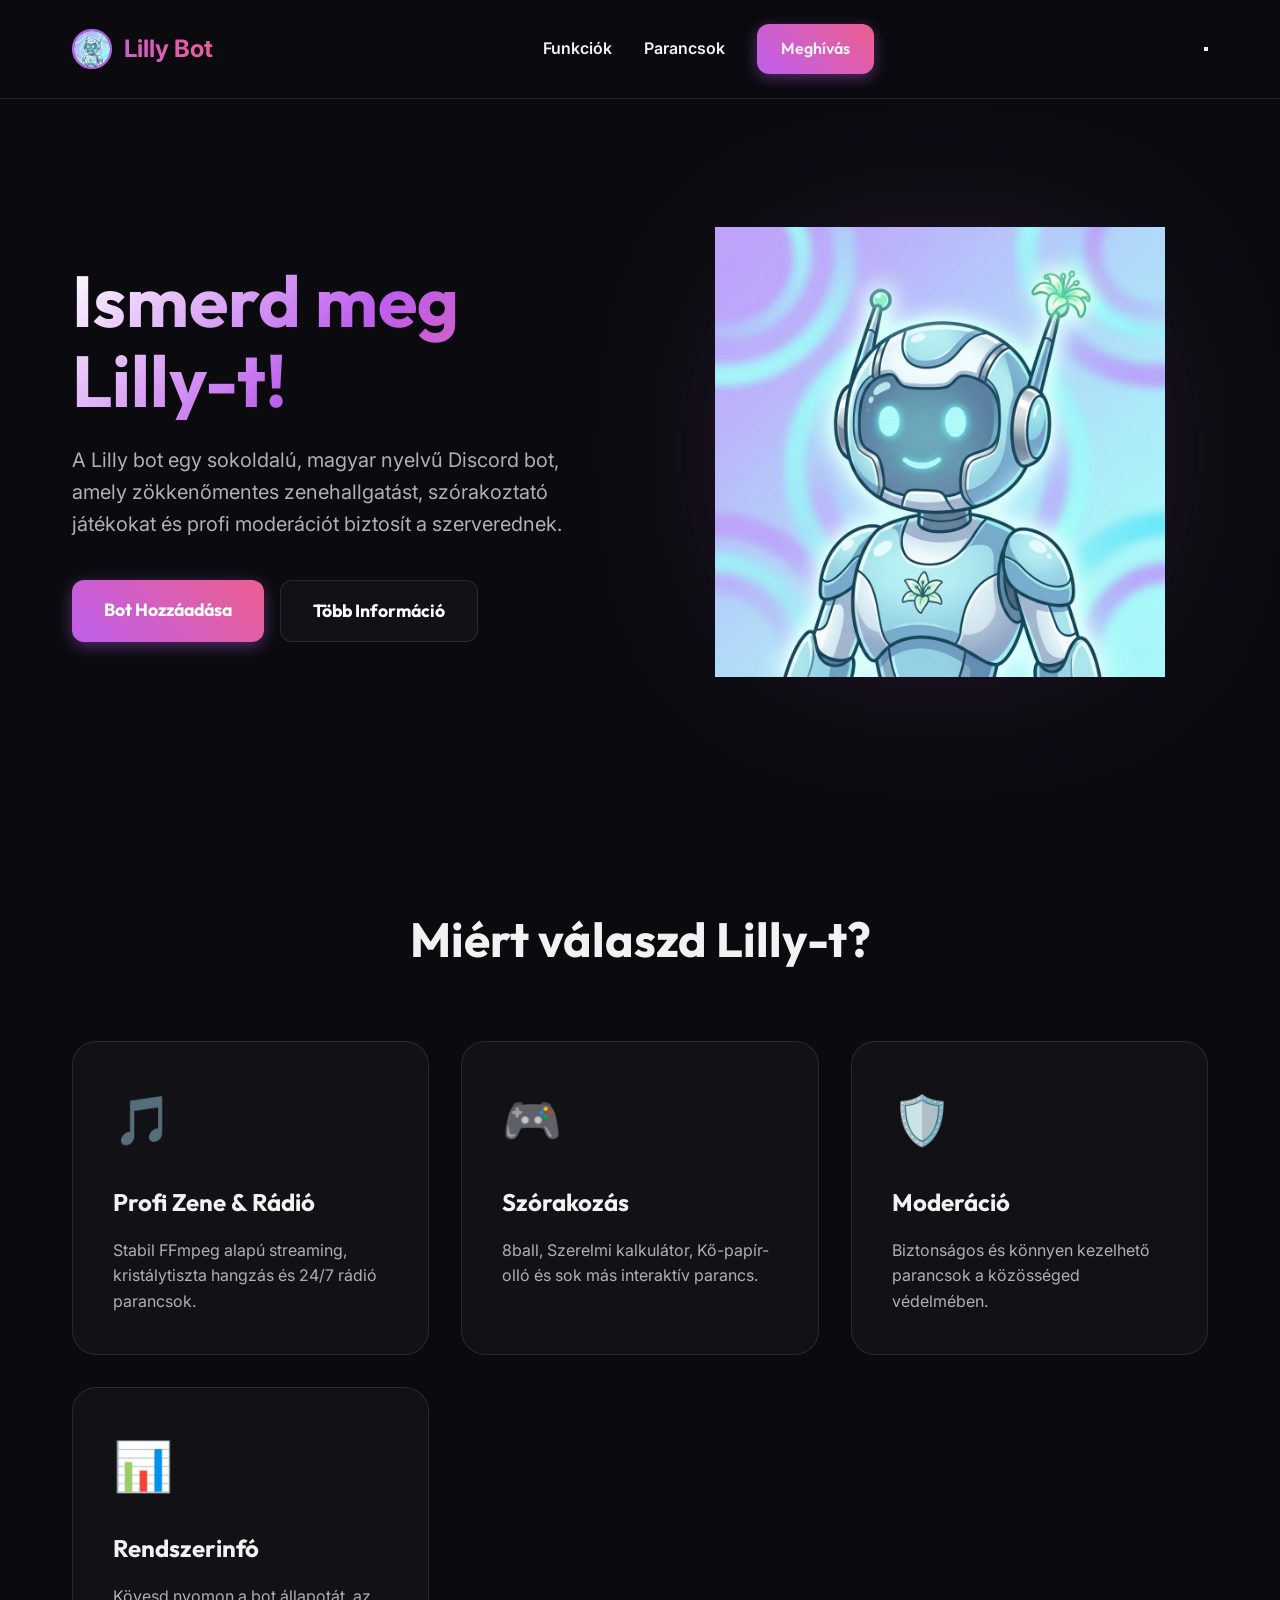
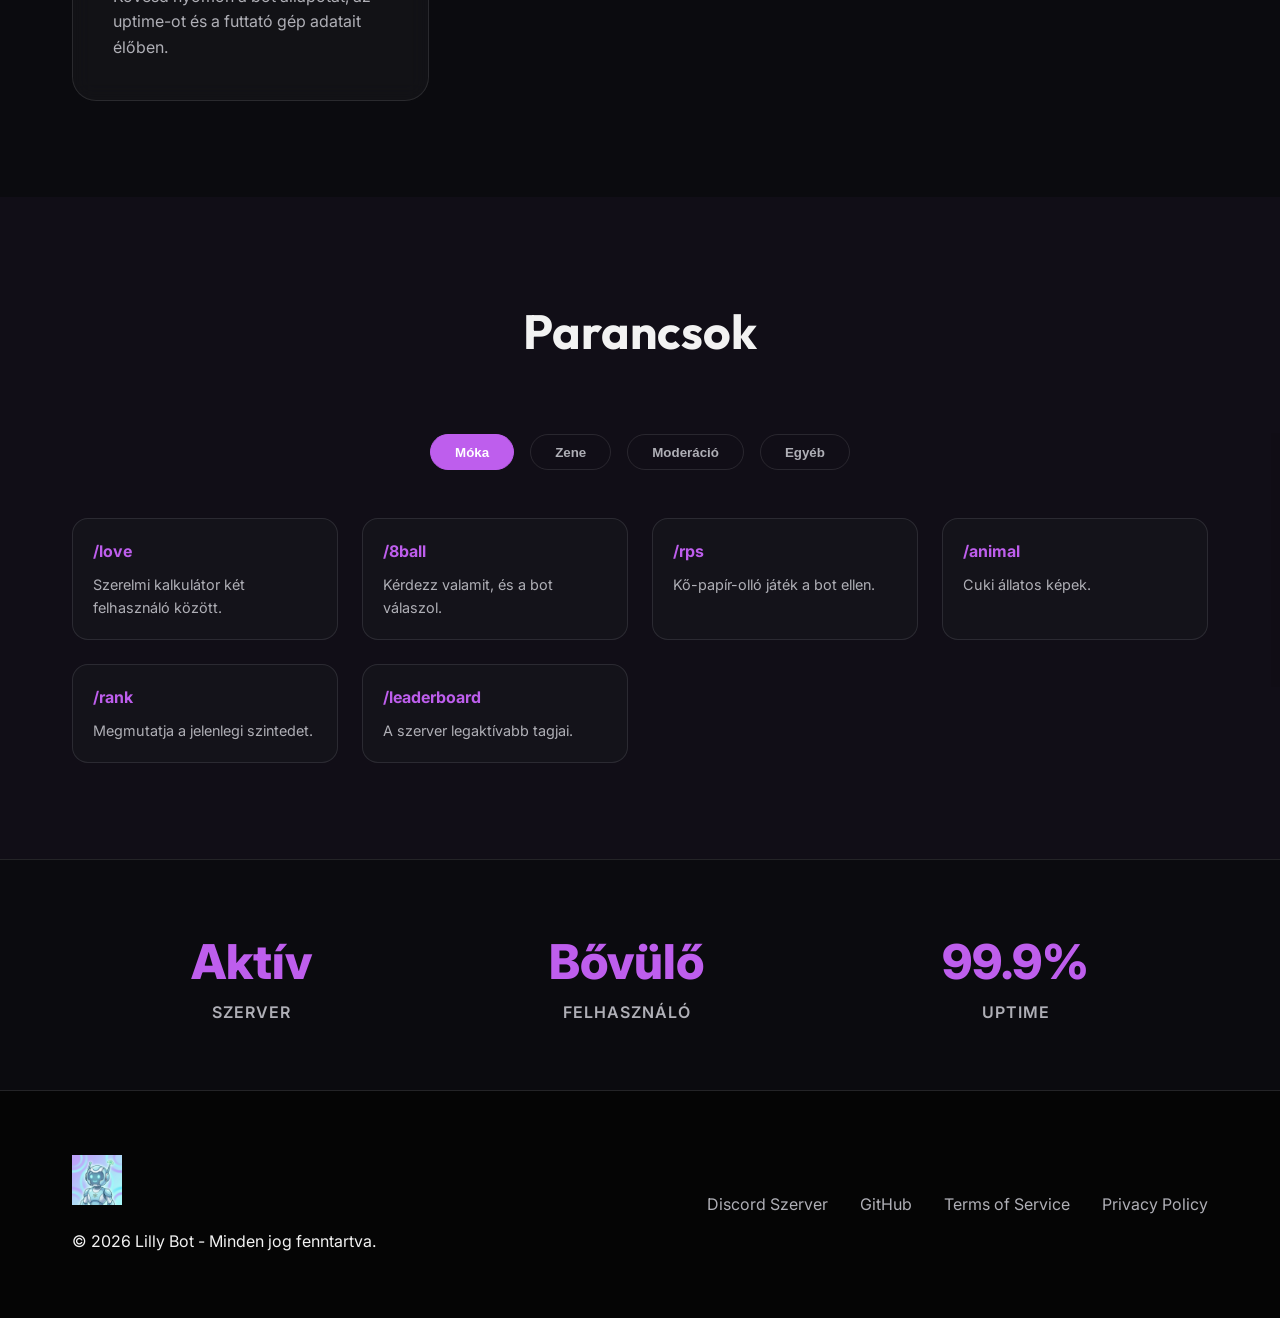
<file: index.html>
<!DOCTYPE html>
<html lang="hu">

<head>
    <meta charset="UTF-8">
    <meta name="viewport" content="width=device-width, initial-scale=1.0">
    <meta name="description" content="Lilly Discord Bot - A legmenőbb magyar bot zenéhez, mókához és moderációhoz.">
    <title>Lilly Discord Bot | AI slop bot</title>
    <link rel="preconnect" href="https://fonts.googleapis.com">
    <link rel="preconnect" href="https://fonts.gstatic.com" crossorigin>
    <link href="https://fonts.googleapis.com/css2?family=Inter:wght@400;600;800&family=Outfit:wght@500;700&display=swap"
        rel="stylesheet">
    <link rel="stylesheet" href="style.css">
    <link rel="icon" href="lilly_bot_avatar.png?v=2" type="image/png">
</head>

<body>
    <header id="main-header">
        <nav class="container">
            <div class="logo">
                <img src="lilly_bot_avatar.png?v=2" alt="Lilly Logo" class="nav-logo">
                <span>Lilly Bot</span>
            </div>
            <ul class="nav-links">
                <li><a href="#features">Funkciók</a></li>
                <li><a href="#commands">Parancsok</a></li>
                <li><a href="https://discord.com/oauth2/authorize?client_id=1422985902590005309&permissions=8&integration_type=0&scope=bot+applications.commands"
                        class="btn btn-primary">Meghívás</a></li>
            </ul>
            <button class="mobile-menu-toggle" id="menu-toggle" aria-label="Menu">
                <span></span>
                <span></span>
                <span></span>
            </button>
        </nav>
    </header>

    <main>
        <section id="hero">
            <div class="container hero-grid">
                <div class="hero-content">
                    <h1 class="gradient-text">Ismerd meg Lilly-t!</h1>
                    <p class="hero-description">A Lilly bot egy sokoldalú, magyar nyelvű Discord bot, amely
                        zökkenőmentes zenehallgatást, szórakoztató játékokat és profi moderációt biztosít a
                        szerverednek.</p>
                    <div class="hero-cta">
                        <a href="https://discord.com/oauth2/authorize?client_id=1422985902590005309&permissions=8&integration_type=0&scope=bot+applications.commands"
                            class="btn btn-large btn-primary" id="invite-btn-hero">Bot Hozzáadása</a>
                        <a href="#features" class="btn btn-large btn-secondary">Több Információ</a>
                    </div>
                </div>
                <div class="hero-image">
                    <div class="image-wrapper">
                        <img src="lilly_bot_avatar.png?v=2" alt="Lilly Bot Mascot" class="floating-img">
                        <div class="glow-effect"></div>
                    </div>
                </div>
            </div>
        </section>

        <section id="features">
            <div class="container">
                <h2 class="section-title">Miért válaszd Lilly-t?</h2>
                <div class="features-grid">
                    <div class="feature-card glass">
                        <div class="feature-icon">🎵</div>
                        <h3>Profi Zene & Rádió</h3>
                        <p>Stabil FFmpeg alapú streaming, kristálytiszta hangzás és 24/7 rádió parancsok.</p>
                    </div>
                    <div class="feature-card glass">
                        <div class="feature-icon">🎮</div>
                        <h3>Szórakozás</h3>
                        <p>8ball, Szerelmi kalkulátor, Kő-papír-olló és sok más interaktív parancs.</p>
                    </div>
                    <div class="feature-card glass">
                        <div class="feature-icon">🛡️</div>
                        <h3>Moderáció</h3>
                        <p>Biztonságos és könnyen kezelhető parancsok a közösséged védelmében.</p>
                    </div>
                    <div class="feature-card glass">
                        <div class="feature-icon">📊</div>
                        <h3>Rendszerinfó</h3>
                        <p>Kövesd nyomon a bot állapotát, az uptime-ot és a futtató gép adatait élőben.</p>
                    </div>
                </div>
            </div>
        </section>

        <section id="commands" class="glass-section">
            <div class="container">
                <h2 class="section-title">Parancsok</h2>
                <div class="commands-categories">
                    <button class="category-btn active" data-category="fun">Móka</button>
                    <button class="category-btn" data-category="music">Zene</button>
                    <button class="category-btn" data-category="mod">Moderáció</button>
                    <button class="category-btn" data-category="other">Egyéb</button>
                </div>
                <div class="commands-list" id="commands-display">
                    <!-- Parancsok JS-szel töltődnek be -->
                </div>
            </div>
        </section>

        <section id="stats">
            <div class="container stats-flex">
                <div class="stat-item">
                    <span class="stat-value" id="server-count">Aktív</span>
                    <span class="stat-label">Szerver</span>
                </div>
                <div class="stat-item">
                    <span class="stat-value" id="user-count">Bővülő</span>
                    <span class="stat-label">Felhasználó</span>
                </div>
                <div class="stat-item">
                    <span class="stat-value" id="uptime-value">99.9%</span>
                    <span class="stat-label">Uptime</span>
                </div>
            </div>
        </section>
    </main>

    <footer id="main-footer">
        <div class="container footer-content">
            <div class="footer-brand">
                <img src="lilly_bot_avatar.png?v=2" alt="Lilly Logo" class="footer-logo">
                <p>&copy; 2026 Lilly Bot - Minden jog fenntartva.</p>
            </div>
            <div class="footer-links">
                <a href="https://discord.gg/pgqejxuPV5">Discord Szerver</a>
                <a href="https://github.com/Blackhu4/lilly-bot-v3">GitHub</a>
                <a href="tos.html">Terms of Service</a>
                <a href="privacy.html">Privacy Policy</a>
            </div>
        </div>
    </footer>

    <script src="script.js"></script>
</body>

</html>
</file>
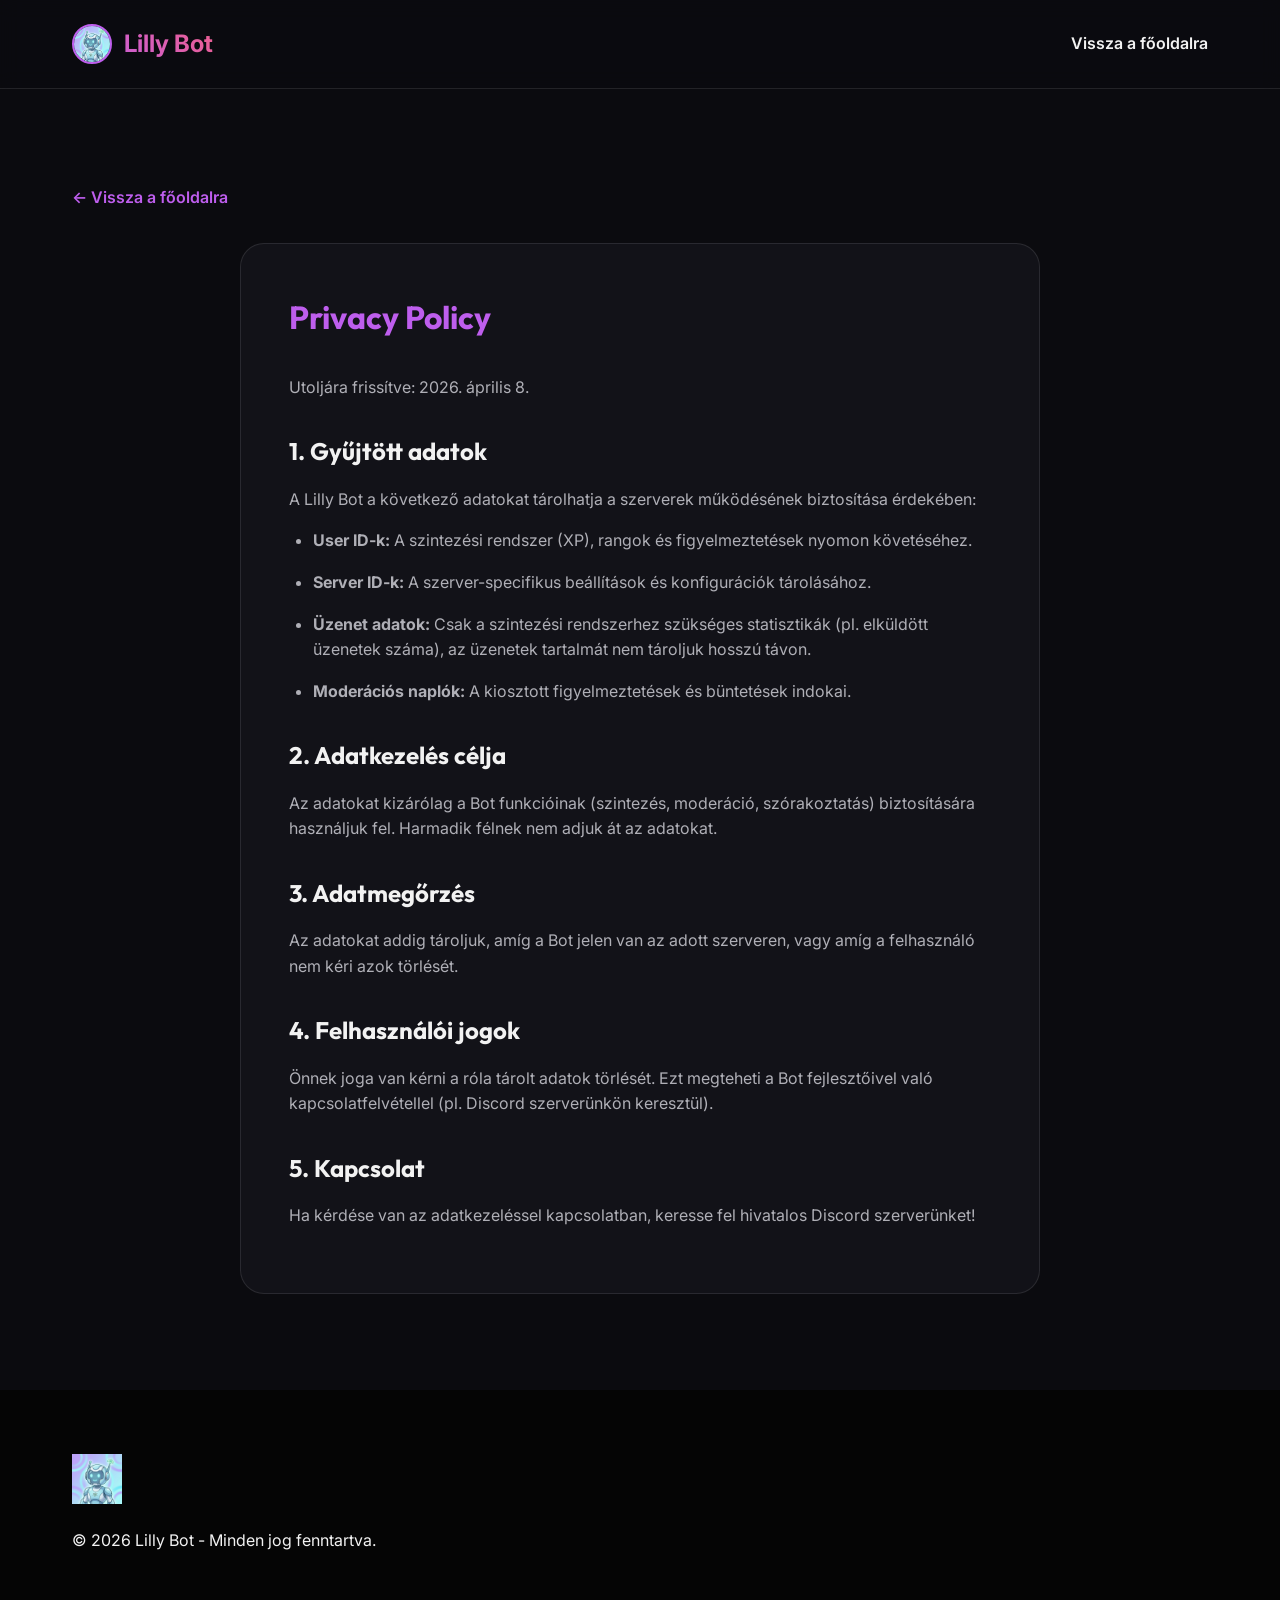
<file: privacy.html>
<!DOCTYPE html>
<html lang="hu">
<head>
    <meta charset="UTF-8">
    <meta name="viewport" content="width=device-width, initial-scale=1.0">
    <title>Privacy Policy - Lilly Bot</title>
    <link rel="preconnect" href="https://fonts.googleapis.com">
    <link rel="preconnect" href="https://fonts.gstatic.com" crossorigin>
    <link href="https://fonts.googleapis.com/css2?family=Inter:wght@400;600;800&family=Outfit:wght@500;700&display=swap" rel="stylesheet">
    <link rel="stylesheet" href="style.css">
</head>
<body class="legal-page">
    <header id="main-header">
        <nav class="container">
            <div class="logo">
                <img src="lilly_bot_avatar.png?v=2" alt="Lilly Logo" class="nav-logo">
                <span>Lilly Bot</span>
            </div>
            <ul class="nav-links">
                <li><a href="index.html">Vissza a főoldalra</a></li>
            </ul>
        </nav>
    </header>

    <main class="doc-section">
        <div class="container">
            <a href="index.html" class="back-link">&larr; Vissza a főoldalra</a>
            <div class="doc-content">
                <h1>Privacy Policy</h1>
                <p>Utoljára frissítve: 2026. április 8.</p>

                <h2>1. Gyűjtött adatok</h2>
                <p>A Lilly Bot a következő adatokat tárolhatja a szerverek működésének biztosítása érdekében:</p>
                <ul>
                    <li><strong>User ID-k:</strong> A szintezési rendszer (XP), rangok és figyelmeztetések nyomon követéséhez.</li>
                    <li><strong>Server ID-k:</strong> A szerver-specifikus beállítások és konfigurációk tárolásához.</li>
                    <li><strong>Üzenet adatok:</strong> Csak a szintezési rendszerhez szükséges statisztikák (pl. elküldött üzenetek száma), az üzenetek tartalmát nem tároljuk hosszú távon.</li>
                    <li><strong>Moderációs naplók:</strong> A kiosztott figyelmeztetések és büntetések indokai.</li>
                </ul>

                <h2>2. Adatkezelés célja</h2>
                <p>Az adatokat kizárólag a Bot funkcióinak (szintezés, moderáció, szórakoztatás) biztosítására használjuk fel. Harmadik félnek nem adjuk át az adatokat.</p>

                <h2>3. Adatmegőrzés</h2>
                <p>Az adatokat addig tároljuk, amíg a Bot jelen van az adott szerveren, vagy amíg a felhasználó nem kéri azok törlését.</p>

                <h2>4. Felhasználói jogok</h2>
                <p>Önnek joga van kérni a róla tárolt adatok törlését. Ezt megteheti a Bot fejlesztőivel való kapcsolatfelvétellel (pl. Discord szerverünkön keresztül).</p>

                <h2>5. Kapcsolat</h2>
                <p>Ha kérdése van az adatkezeléssel kapcsolatban, keresse fel hivatalos Discord szerverünket!</p>
            </div>
        </div>
    </main>

    <footer id="main-footer">
        <div class="container footer-content">
            <div class="footer-brand">
                <img src="lilly_bot_avatar.png?v=2" alt="Lilly Logo" class="footer-logo">
                <p>&copy; 2026 Lilly Bot - Minden jog fenntartva.</p>
            </div>
        </div>
    </footer>
</body>
</html>
</file>
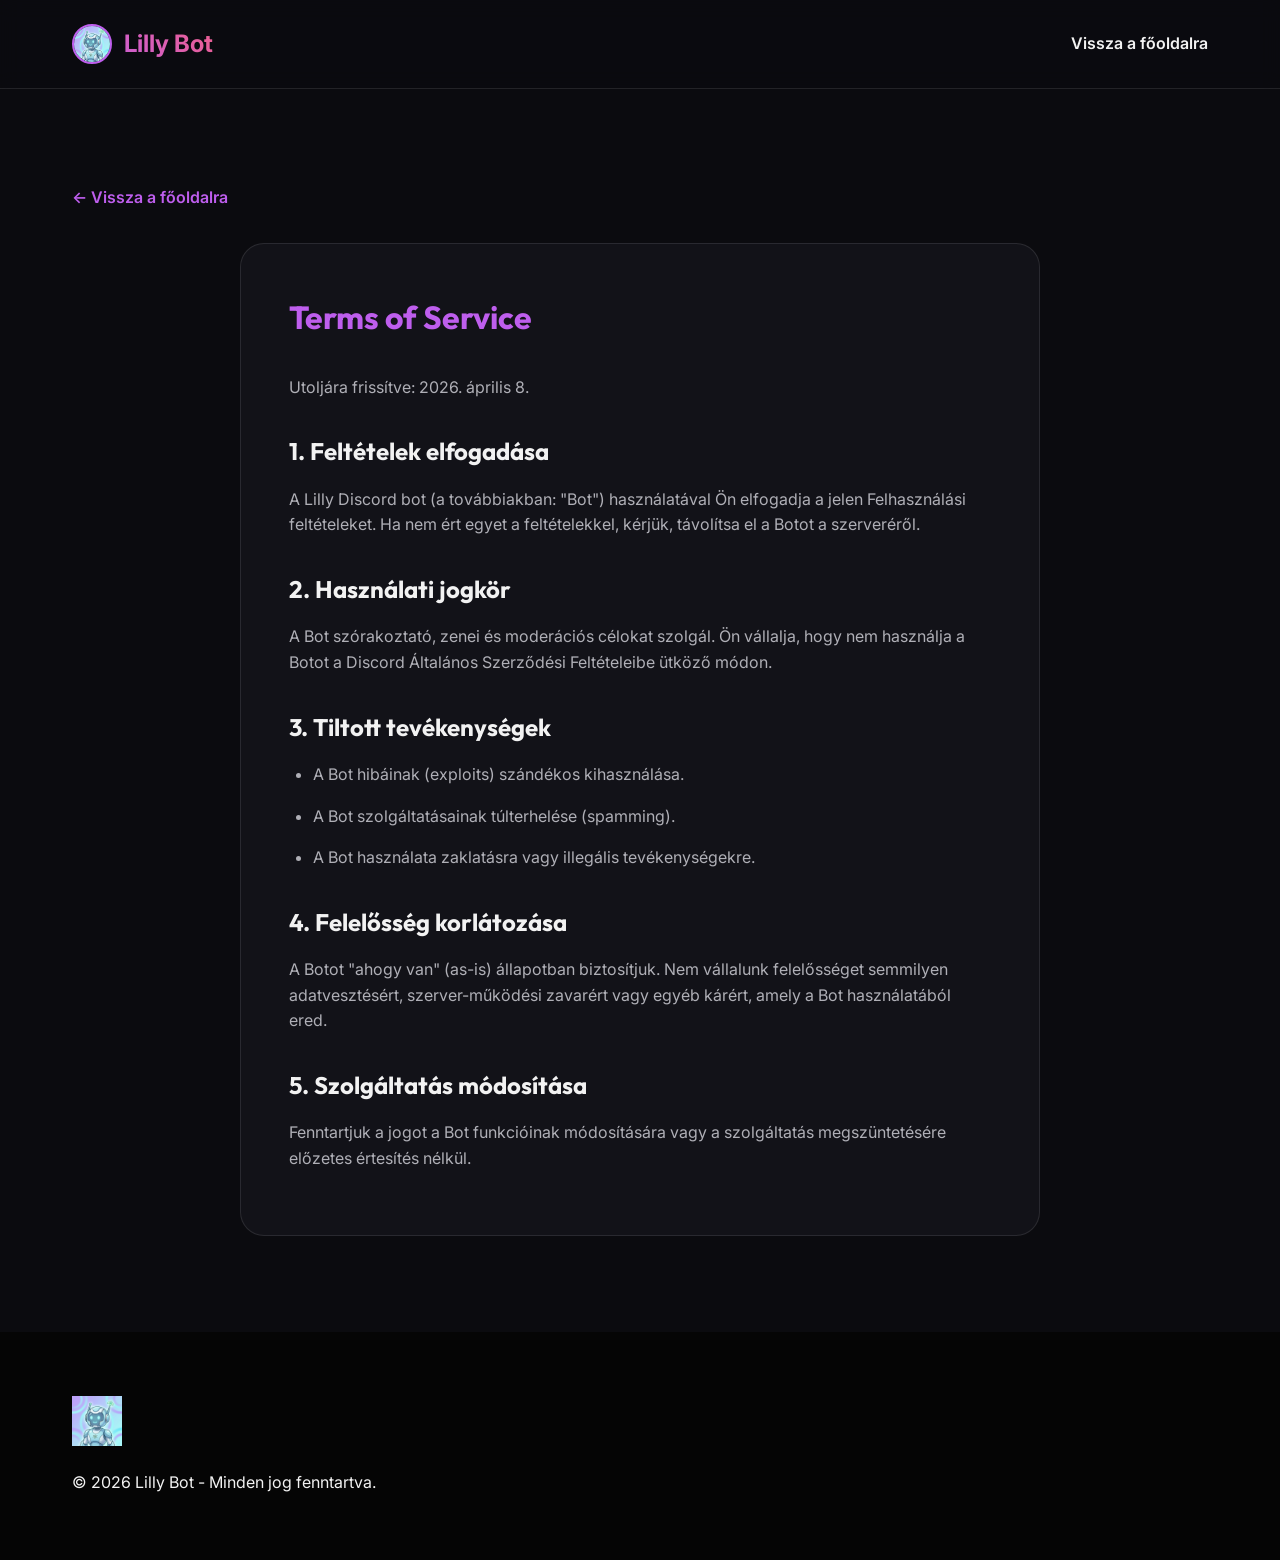
<file: tos.html>
<!DOCTYPE html>
<html lang="hu">
<head>
    <meta charset="UTF-8">
    <meta name="viewport" content="width=device-width, initial-scale=1.0">
    <title>Terms of Service - Lilly Bot</title>
    <link rel="preconnect" href="https://fonts.googleapis.com">
    <link rel="preconnect" href="https://fonts.gstatic.com" crossorigin>
    <link href="https://fonts.googleapis.com/css2?family=Inter:wght@400;600;800&family=Outfit:wght@500;700&display=swap" rel="stylesheet">
    <link rel="stylesheet" href="style.css">
</head>
<body class="legal-page">
    <header id="main-header">
        <nav class="container">
            <div class="logo">
                <img src="lilly_bot_avatar.png?v=2" alt="Lilly Logo" class="nav-logo">
                <span>Lilly Bot</span>
            </div>
            <ul class="nav-links">
                <li><a href="index.html">Vissza a főoldalra</a></li>
            </ul>
        </nav>
    </header>

    <main class="doc-section">
        <div class="container">
            <a href="index.html" class="back-link">&larr; Vissza a főoldalra</a>
            <div class="doc-content">
                <h1>Terms of Service</h1>
                <p>Utoljára frissítve: 2026. április 8.</p>

                <h2>1. Feltételek elfogadása</h2>
                <p>A Lilly Discord bot (a továbbiakban: "Bot") használatával Ön elfogadja a jelen Felhasználási feltételeket. Ha nem ért egyet a feltételekkel, kérjük, távolítsa el a Botot a szerveréről.</p>

                <h2>2. Használati jogkör</h2>
                <p>A Bot szórakoztató, zenei és moderációs célokat szolgál. Ön vállalja, hogy nem használja a Botot a Discord Általános Szerződési Feltételeibe ütköző módon.</p>

                <h2>3. Tiltott tevékenységek</h2>
                <ul>
                    <li>A Bot hibáinak (exploits) szándékos kihasználása.</li>
                    <li>A Bot szolgáltatásainak túlterhelése (spamming).</li>
                    <li>A Bot használata zaklatásra vagy illegális tevékenységekre.</li>
                </ul>

                <h2>4. Felelősség korlátozása</h2>
                <p>A Botot "ahogy van" (as-is) állapotban biztosítjuk. Nem vállalunk felelősséget semmilyen adatvesztésért, szerver-működési zavarért vagy egyéb kárért, amely a Bot használatából ered.</p>

                <h2>5. Szolgáltatás módosítása</h2>
                <p>Fenntartjuk a jogot a Bot funkcióinak módosítására vagy a szolgáltatás megszüntetésére előzetes értesítés nélkül.</p>
            </div>
        </div>
    </main>

    <footer id="main-footer">
        <div class="container footer-content">
            <div class="footer-brand">
                <img src="lilly_bot_avatar.png?v=2" alt="Lilly Logo" class="footer-logo">
                <p>&copy; 2026 Lilly Bot - Minden jog fenntartva.</p>
            </div>
        </div>
    </footer>
</body>
</html>
</file>
<file: style.css>
:root {
    --primary: hsl(280, 80%, 65%);
    --primary-glow: hsla(280, 80%, 65%, 0.4);
    --secondary: hsl(340, 80%, 65%);
    --bg-dark: hsl(240, 15%, 5%);
    --bg-card: hsla(240, 15%, 10%, 0.7);
    --text-main: hsl(0, 0%, 95%);
    --text-muted: hsl(240, 5%, 70%);
    --glass-border: hsla(0, 0%, 100%, 0.1);
    --glass-bg: hsla(0, 0%, 100%, 0.03);
    --transition: all 0.3s cubic-bezier(0.4, 0, 0.2, 1);
}

* {
    margin: 0;
    padding: 0;
    box-sizing: border-box;
}

body {
    font-family: 'Inter', sans-serif;
    background-color: var(--bg-dark);
    color: var(--text-main);
    line-height: 1.6;
    overflow-x: hidden;
}

h1, h2, h3, .btn {
    font-family: 'Outfit', sans-serif;
}

.container {
    max-width: 1200px;
    margin: 0 auto;
    padding: 0 2rem;
}

/* Header & Nav */
header {
    padding: 1.5rem 0;
    position: sticky;
    top: 0;
    background: hsla(240, 15%, 5%, 0.8);
    backdrop-filter: blur(10px);
    z-index: 1000;
    border-bottom: 1px solid var(--glass-border);
}

nav {
    display: flex;
    justify-content: space-between;
    align-items: center;
}

.logo {
    display: flex;
    align-items: center;
    gap: 0.75rem;
    font-weight: 700;
    font-size: 1.5rem;
    background: linear-gradient(45deg, var(--primary), var(--secondary));
    -webkit-background-clip: text;
    -webkit-text-fill-color: transparent;
}

.nav-logo {
    width: 40px;
    height: 40px;
    border-radius: 50%;
    border: 2px solid var(--primary);
}

.nav-links {
    display: flex;
    list-style: none;
    gap: 2rem;
    align-items: center;
}

.nav-links a {
    text-decoration: none;
    color: var(--text-main);
    font-weight: 600;
    transition: var(--transition);
}

.nav-links a:hover {
    color: var(--primary);
}

/* Buttons */
.btn {
    padding: 0.75rem 1.5rem;
    border-radius: 12px;
    text-decoration: none;
    font-weight: 700;
    transition: var(--transition);
    cursor: pointer;
    border: none;
    display: inline-block;
}

.btn-primary {
    background: linear-gradient(45deg, var(--primary), var(--secondary));
    color: white;
    box-shadow: 0 4px 15px var(--primary-glow);
}

.btn-primary:hover {
    transform: translateY(-3px);
    box-shadow: 0 8px 25px var(--primary-glow);
}

.btn-secondary {
    background: var(--glass-bg);
    color: white;
    border: 1px solid var(--glass-border);
}

.btn-secondary:hover {
    background: var(--glass-border);
    transform: translateY(-3px);
}

.btn-large {
    padding: 1rem 2rem;
    font-size: 1.1rem;
}

/* Hero Section */
#hero {
    padding: 8rem 0;
    position: relative;
}

.hero-grid {
    display: grid;
    grid-template-columns: 1fr 1fr;
    gap: 4rem;
    align-items: center;
}

.gradient-text {
    font-size: 4.5rem;
    line-height: 1.1;
    margin-bottom: 1.5rem;
    background: linear-gradient(135deg, #fff 0%, var(--primary) 50%, var(--secondary) 100%);
    -webkit-background-clip: text;
    -webkit-text-fill-color: transparent;
}

.hero-description {
    font-size: 1.25rem;
    color: var(--text-muted);
    margin-bottom: 2.5rem;
    max-width: 500px;
}

.hero-cta {
    display: flex;
    gap: 1rem;
}

.image-wrapper {
    position: relative;
    display: flex;
    justify-content: center;
}

.floating-img {
    width: 100%;
    max-width: 450px;
    animation: float 6s ease-in-out infinite;
    z-index: 2;
}

.glow-effect {
    position: absolute;
    width: 300px;
    height: 300px;
    background: var(--primary);
    filter: blur(100px);
    opacity: 0.3;
    z-index: 1;
    top: 50%;
    left: 50%;
    transform: translate(-50%, -50%);
}

@keyframes float {
    0%, 100% { transform: translateY(0); }
    50% { transform: translateY(-20px); }
}

/* Features */
#features {
    padding: 6rem 0;
}

.section-title {
    text-align: center;
    font-size: 3rem;
    margin-bottom: 4rem;
}

.features-grid {
    display: grid;
    grid-template-columns: repeat(auto-fit, minmax(280px, 1fr));
    gap: 2rem;
}

.glass {
    background: var(--glass-bg);
    backdrop-filter: blur(10px);
    border: 1px solid var(--glass-border);
    border-radius: 24px;
    padding: 2.5rem;
    transition: var(--transition);
}

.glass:hover {
    background: hsla(0, 0%, 100%, 0.05);
    border-color: var(--primary);
    transform: translateY(-10px);
}

.feature-icon {
    font-size: 3rem;
    margin-bottom: 1.5rem;
}

.feature-card h3 {
    font-size: 1.5rem;
    margin-bottom: 1rem;
}

.feature-card p {
    color: var(--text-muted);
}

/* Commands */
#commands {
    padding: 6rem 0;
    background: hsla(280, 80%, 65%, 0.03);
}

.commands-categories {
    display: flex;
    justify-content: center;
    gap: 1rem;
    margin-bottom: 3rem;
}

.category-btn {
    padding: 0.6rem 1.5rem;
    border-radius: 30px;
    border: 1px solid var(--glass-border);
    background: transparent;
    color: var(--text-muted);
    font-weight: 600;
    cursor: pointer;
    transition: var(--transition);
}

.category-btn.active {
    background: var(--primary);
    color: white;
    border-color: var(--primary);
}

.commands-list {
    display: grid;
    grid-template-columns: repeat(auto-fill, minmax(250px, 1fr));
    gap: 1.5rem;
}

.command-item {
    background: var(--bg-card);
    padding: 1.25rem;
    border-radius: 16px;
    border: 1px solid var(--glass-border);
}

.command-name {
    font-weight: 700;
    color: var(--primary);
    margin-bottom: 0.5rem;
    display: block;
}

.command-desc {
    font-size: 0.9rem;
    color: var(--text-muted);
}

/* Stats */
#stats {
    padding: 4rem 0;
    border-top: 1px solid var(--glass-border);
    border-bottom: 1px solid var(--glass-border);
}

.stats-flex {
    display: flex;
    justify-content: space-around;
    text-align: center;
}

.stat-value {
    display: block;
    font-size: 3rem;
    font-weight: 800;
    color: var(--primary);
}

.stat-label {
    color: var(--text-muted);
    font-weight: 600;
    text-transform: uppercase;
    letter-spacing: 1px;
}

/* Footer */
footer {
    padding: 4rem 0;
    background: #050505;
}

.footer-content {
    display: flex;
    justify-content: space-between;
    align-items: center;
}

.footer-logo {
    width: 50px;
    height: 50px;
    margin-bottom: 1rem;
}

.footer-links {
    display: flex;
    gap: 2rem;
}

.footer-links a {
    color: var(--text-muted);
    text-decoration: none;
    transition: var(--transition);
}

.footer-links a:hover {
    color: var(--primary);
}

/* Mobile */
@media (max-width: 968px) {
    .hero-grid {
        grid-template-columns: 1fr;
        text-align: center;
    }
    .hero-content {
        order: 2;
    }
    .hero-image {
        order: 1;
    }
    .hero-description {
        margin: 0 auto 2.5rem;
    }
    .hero-cta {
        justify-content: center;
    }
    .gradient-text {
        font-size: 3rem;
    }
    .nav-links {
        display: none;
    }
    .stats-flex {
        flex-direction: column;
        gap: 3rem;
    }
}

/* Legal Pages */
.doc-section {
    padding: 6rem 0;
}

.doc-content {
    background: var(--bg-card);
    border: 1px solid var(--glass-border);
    border-radius: 24px;
    padding: 3rem;
    max-width: 800px;
    margin: 0 auto;
}

.doc-content h1 {
    margin-bottom: 2rem;
    color: var(--primary);
}

.doc-content h2 {
    margin-top: 2rem;
    margin-bottom: 1rem;
    font-size: 1.5rem;
}

.doc-content p, .doc-content li {
    color: var(--text-muted);
    margin-bottom: 1rem;
}

.doc-content ul {
    margin-left: 1.5rem;
    margin-bottom: 1rem;
}

.back-link {
    display: inline-block;
    margin-bottom: 2rem;
    color: var(--primary);
    text-decoration: none;
    font-weight: 600;
}

.back-link:hover {
    text-decoration: underline;
}
</file>
